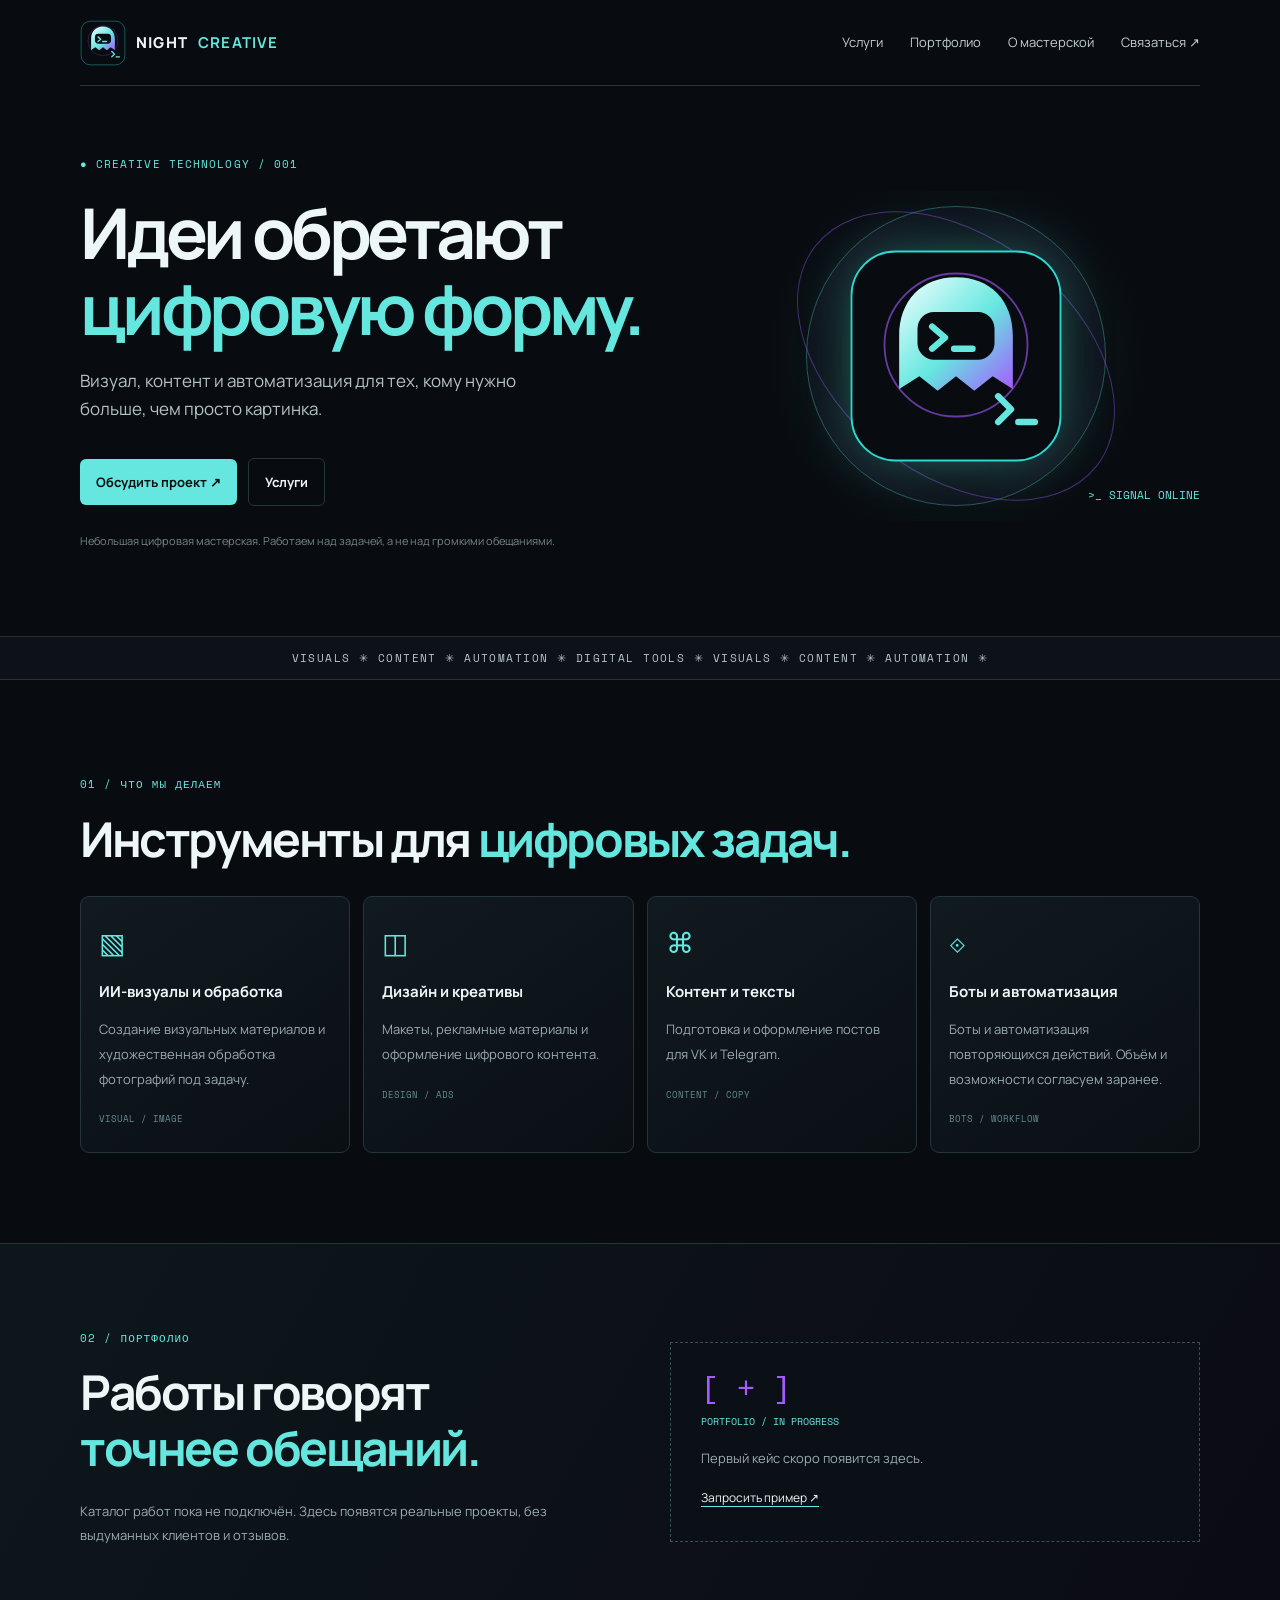
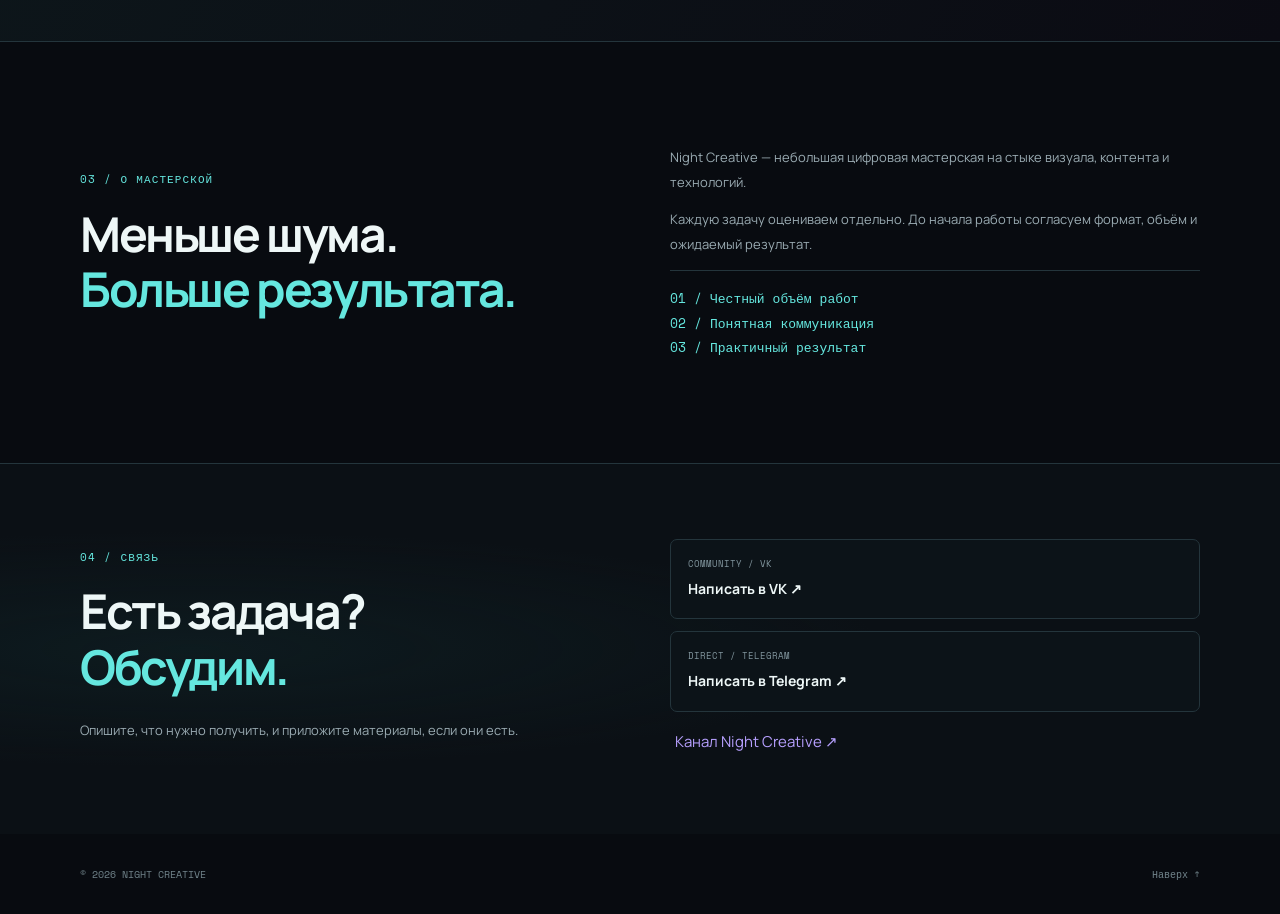
<file: modern/index.html>
<!doctype html><html lang="ru"><head><meta charset="utf-8"><meta name="viewport" content="width=device-width,initial-scale=1"><meta name="theme-color" content="#080b10"><meta name="description" content="Night Creative — цифровая мастерская: визуал, контент и автоматизация."><title>Night Creative — Digital Workshop</title><link rel="icon" href="assets/logo.svg"><link rel="stylesheet" href="style.css"></head><body><header class="wrap head"><a class="brand" href="#top"><img src="assets/logo.svg" alt="">NIGHT <b>CREATIVE</b></a><button id="menubtn" aria-expanded="false">☰</button><nav id="nav"><a href="#services">Услуги</a><a href="#work">Портфолио</a><a href="#about">О мастерской</a><a href="#contact">Связаться ↗</a></nav></header><main id="top"><section class="hero wrap"><div><small class="eyebrow">● CREATIVE TECHNOLOGY / 001</small><h1>Идеи обретают<br><em>цифровую форму.</em></h1><p class="lead">Визуал, контент и автоматизация для тех, кому нужно больше, чем просто картинка.</p><a class="btn" href="#contact">Обсудить проект ↗</a> <a class="btn ghost" href="#services">Услуги</a><p class="note">Небольшая цифровая мастерская. Работаем над задачей, а не над громкими обещаниями.</p></div><div class="orb"><div class="ring"></div><img src="assets/logo.svg" alt="Призрак Night Creative"><code>&gt;_ SIGNAL ONLINE</code></div></section><div class="ticker">VISUALS ✳ CONTENT ✳ AUTOMATION ✳ DIGITAL TOOLS ✳ VISUALS ✳ CONTENT ✳ AUTOMATION ✳</div><section class="wrap section" id="services"><small class="eyebrow">01 / ЧТО МЫ ДЕЛАЕМ</small><h2>Инструменты для <em>цифровых задач.</em></h2><div class="cards"><article><i>▧</i><h3>ИИ-визуалы и обработка</h3><p>Создание визуальных материалов и художественная обработка фотографий под задачу.</p><small>VISUAL / IMAGE</small></article><article><i>◫</i><h3>Дизайн и креативы</h3><p>Макеты, рекламные материалы и оформление цифрового контента.</p><small>DESIGN / ADS</small></article><article><i>⌘</i><h3>Контент и тексты</h3><p>Подготовка и оформление постов для VK и Telegram.</p><small>CONTENT / COPY</small></article><article><i>⟐</i><h3>Боты и автоматизация</h3><p>Боты и автоматизация повторяющихся действий. Объём и возможности согласуем заранее.</p><small>BOTS / WORKFLOW</small></article></div></section><section class="band" id="work"><div class="wrap split"><div><small class="eyebrow">02 / ПОРТФОЛИО</small><h2>Работы говорят<br><em>точнее обещаний.</em></h2><p>Каталог работ пока не подключён. Здесь появятся реальные проекты, без выдуманных клиентов и отзывов.</p></div><div class="empty"><b>[ + ]</b><small>PORTFOLIO / IN PROGRESS</small><p>Первый кейс скоро появится здесь.</p><a href="#contact">Запросить пример ↗</a></div></div></section><section class="wrap section split" id="about"><div><small class="eyebrow">03 / О МАСТЕРСКОЙ</small><h2>Меньше шума.<br><em>Больше результата.</em></h2></div><div><p>Night Creative — небольшая цифровая мастерская на стыке визуала, контента и технологий.</p><p>Каждую задачу оцениваем отдельно. До начала работы согласуем формат, объём и ожидаемый результат.</p><p class="rule">01 / Честный объём работ<br>02 / Понятная коммуникация<br>03 / Практичный результат</p></div></section><section class="contact"><div class="wrap split" id="contact"><div><small class="eyebrow">04 / СВЯЗЬ</small><h2>Есть задача?<br><em>Обсудим.</em></h2><p>Опишите, что нужно получить, и приложите материалы, если они есть.</p></div><div class="links"><a href="https://vk.ru/nightcreative" target="_blank" rel="noopener noreferrer"><small>COMMUNITY / VK</small><b>Написать в VK ↗</b></a><a href="https://t.me/r00t_gh0st" target="_blank" rel="noopener noreferrer"><small>DIRECT / TELEGRAM</small><b>Написать в Telegram ↗</b></a><a class="channel" href="https://t.me/Night_Creative" target="_blank" rel="noopener noreferrer">Канал Night Creative ↗</a></div></div></section></main><footer class="wrap foot"><span>© <span id="year"></span> NIGHT CREATIVE</span><a href="#top">Наверх ↑</a></footer><script src="script.js"></script></body></html>
</file>
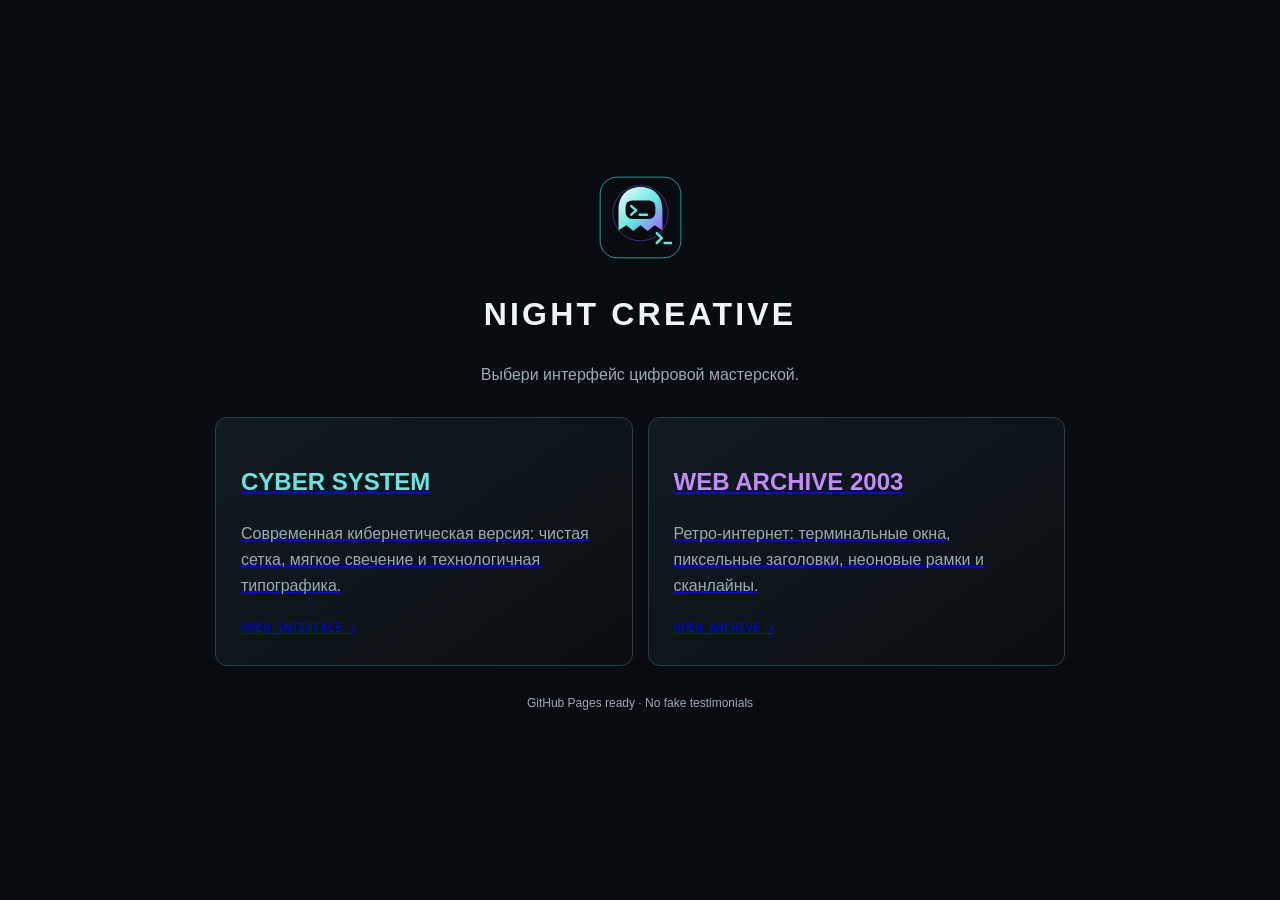
<file: night_creative_site/index.html>
<!doctype html><html lang="ru"><head><meta charset="utf-8"><meta name="viewport" content="width=device-width,initial-scale=1"><title>Night Creative — выбрать версию</title><style>*{box-sizing:border-box}body{margin:0;background:#080b10;color:#eef7f7;font:16px/1.6 Arial,sans-serif;min-height:100vh;display:grid;place-items:center;padding:24px}.wrap{width:min(850px,100%);margin:auto}header{text-align:center;margin-bottom:30px}header img{width:85px}h1{letter-spacing:.1em}.muted{color:#9aabb2}.grid{display:grid;grid-template-columns:1fr 1fr;gap:15px}.card{display:block;padding:25px;border:1px solid #274047;border-radius:12px;background:linear-gradient(145deg,#111b20,#0a0e12);transition:.2s}.card:hover{border-color:#65e7df;transform:translateY(-3px)}h2{color:#65e7df}.card:nth-child(2) h2{color:#c18aff}.card p{color:#9aabb2;min-height:70px}.go{font:12px monospace}@media(max-width:600px){.grid{grid-template-columns:1fr}.card p{min-height:0}}</style><link rel="icon" href="assets/logo.svg"></head><body><main class="wrap"><header><img src="assets/logo.svg" alt="Night Creative"><h1>NIGHT CREATIVE</h1><p class="muted">Выбери интерфейс цифровой мастерской.</p></header><div class="grid"><a class="card" href="modern/"><h2>CYBER SYSTEM</h2><p>Современная кибернетическая версия: чистая сетка, мягкое свечение и технологичная типографика.</p><span class="go">OPEN_INTERFACE ↗</span></a><a class="card" href="retro-2000s/"><h2>WEB ARCHIVE 2003</h2><p>Ретро-интернет: терминальные окна, пиксельные заголовки, неоновые рамки и сканлайны.</p><span class="go">OPEN_ARCHIVE ↗</span></a></div><p class="muted" style="text-align:center;font-size:12px;margin-top:28px">GitHub Pages ready · No fake testimonials</p></main></body></html>
</file>
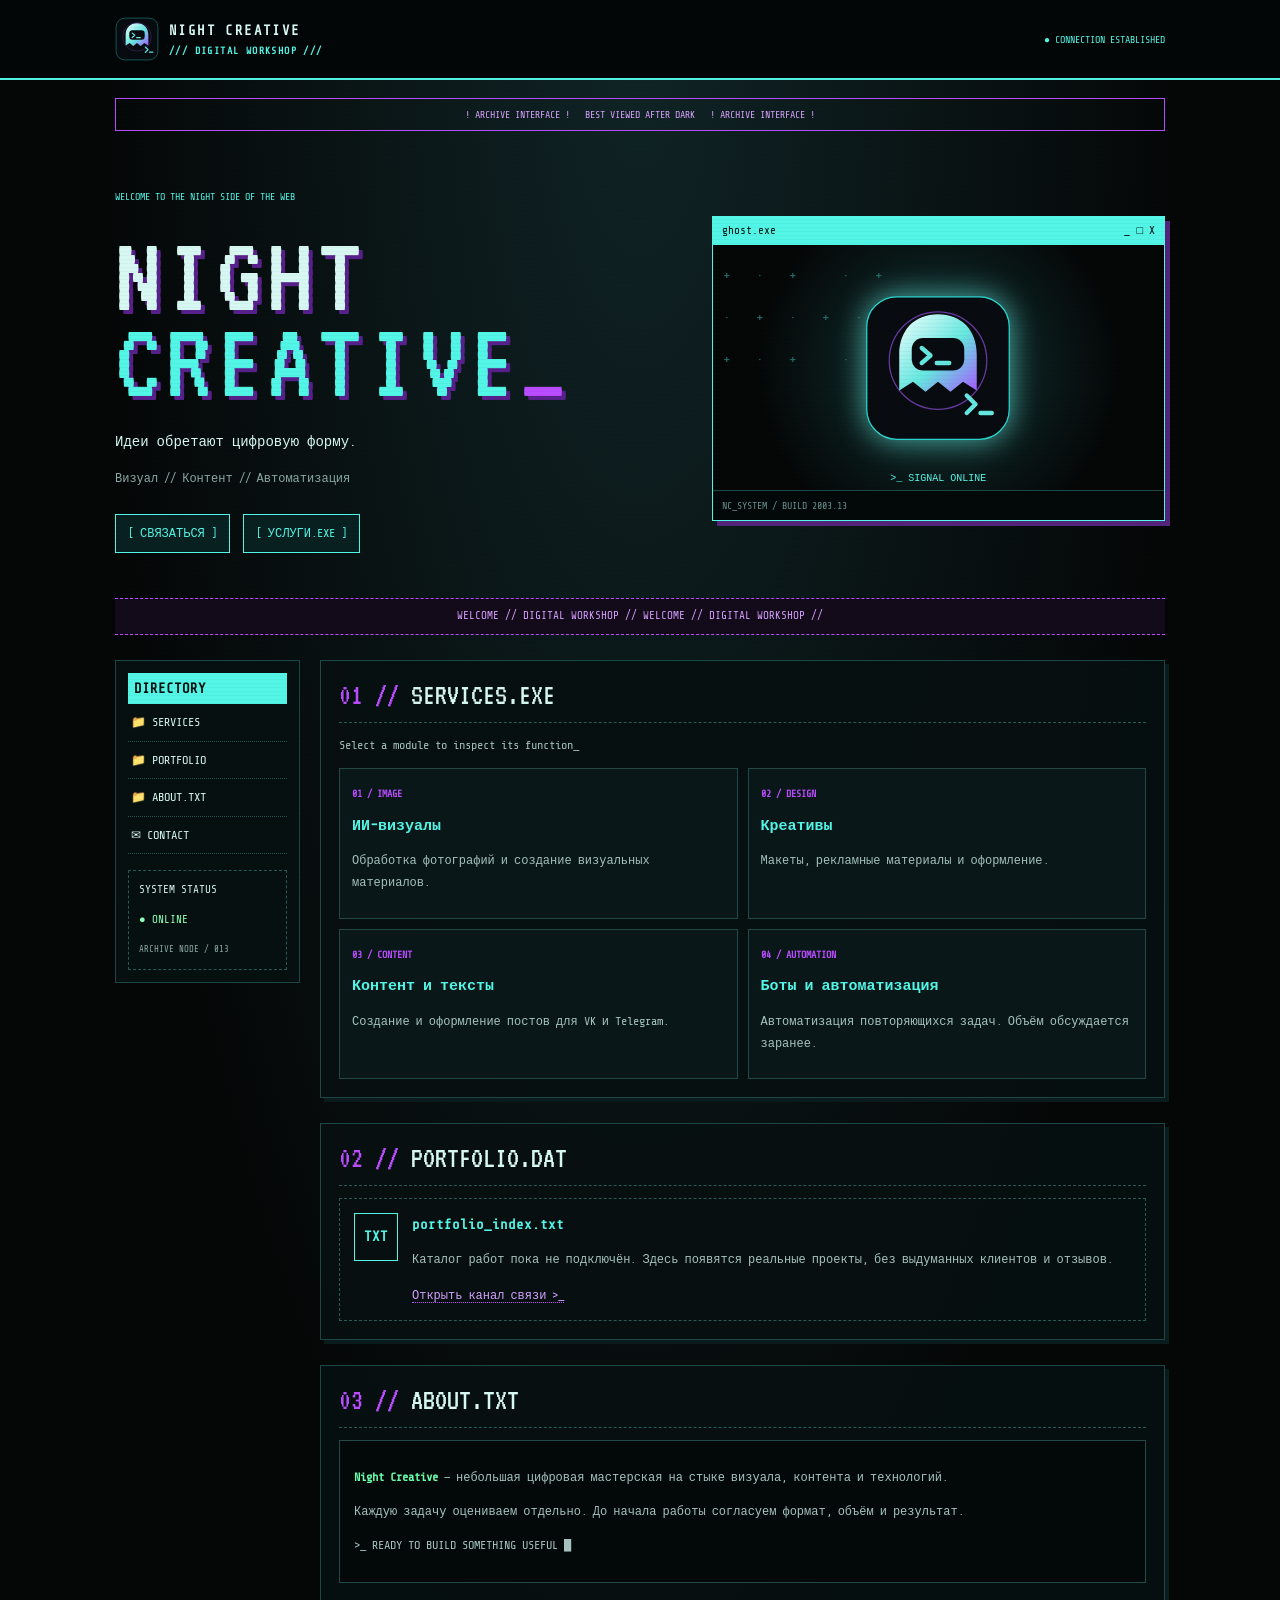
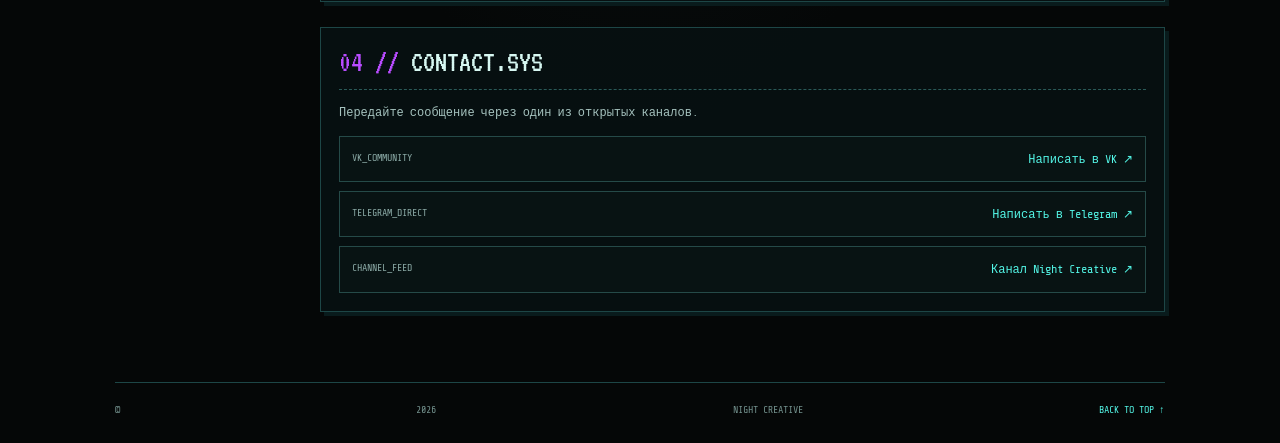
<file: retro-2000s/index.html>
<!doctype html><html lang="ru"><head><meta charset="utf-8"><meta name="viewport" content="width=device-width,initial-scale=1"><meta name="theme-color" content="#050707"><title>NIGHT CREATIVE // WEB ARCHIVE</title><link rel="icon" href="assets/logo.svg"><link rel="stylesheet" href="style.css"></head><body><div class="scan"></div><header><div class="wrap head"><a class="brand" href="#"><img src="assets/logo.svg" alt=""> <span>NIGHT CREATIVE<small>/// DIGITAL WORKSHOP ///</small></span></a><span class="status">● CONNECTION ESTABLISHED</span></div></header><main class="wrap"><div class="warning">! ARCHIVE INTERFACE ! &nbsp; BEST VIEWED AFTER DARK &nbsp; ! ARCHIVE INTERFACE !</div><section class="hero"><div><small>WELCOME TO THE NIGHT SIDE OF THE WEB</small><h1>NIGHT<br><em>CREATIVE</em><b>_</b></h1><p>Идеи обретают цифровую форму.</p><p class="muted">Визуал // Контент // Автоматизация</p><a class="button" href="#contact">[ СВЯЗАТЬСЯ ]</a> <a class="button" href="#services">[ УСЛУГИ.EXE ]</a></div><div class="window"><div class="bar">ghost.exe <span>_ □ X</span></div><div class="screen"><div class="stars">+　·　+　　·　+<br>·　+　·　+　·<br>+　·　+　　·</div><img src="assets/logo.svg" alt="Призрак"><code>&gt;_ SIGNAL ONLINE</code></div><div class="winfoot">NC_SYSTEM / BUILD 2003.13</div></div></section><div class="ticker">WELCOME // DIGITAL WORKSHOP // WELCOME // DIGITAL WORKSHOP //</div><div class="layout"><aside><b>DIRECTORY</b><a href="#services">📁 SERVICES</a><a href="#work">📁 PORTFOLIO</a><a href="#about">📁 ABOUT.TXT</a><a href="#contact">✉ CONTACT</a><div class="sidebox">SYSTEM STATUS<p>● ONLINE</p><small>ARCHIVE NODE / 013</small></div></aside><div><section class="panel" id="services"><h2><span>01 //</span> SERVICES.EXE</h2><p class="muted">Select a module to inspect its function_</p><div class="services"><article><b>01 / IMAGE</b><h3>ИИ-визуалы</h3><p>Обработка фотографий и создание визуальных материалов.</p></article><article><b>02 / DESIGN</b><h3>Креативы</h3><p>Макеты, рекламные материалы и оформление.</p></article><article><b>03 / CONTENT</b><h3>Контент и тексты</h3><p>Создание и оформление постов для VK и Telegram.</p></article><article><b>04 / AUTOMATION</b><h3>Боты и автоматизация</h3><p>Автоматизация повторяющихся задач. Объём обсуждается заранее.</p></article></div></section><section class="panel" id="work"><h2><span>02 //</span> PORTFOLIO.DAT</h2><div class="file"><b>TXT</b><div><strong>portfolio_index.txt</strong><p>Каталог работ пока не подключён. Здесь появятся реальные проекты, без выдуманных клиентов и отзывов.</p><a href="#contact">Открыть канал связи &gt;_</a></div></div></section><section class="panel" id="about"><h2><span>03 //</span> ABOUT.TXT</h2><div class="terminal"><p><b>Night Creative</b> — небольшая цифровая мастерская на стыке визуала, контента и технологий.</p><p>Каждую задачу оцениваем отдельно. До начала работы согласуем формат, объём и результат.</p><p class="green">&gt;_ READY TO BUILD SOMETHING USEFUL <i>█</i></p></div></section><section class="panel" id="contact"><h2><span>04 //</span> CONTACT.SYS</h2><p>Передайте сообщение через один из открытых каналов.</p><div class="contacts"><a href="https://vk.ru/nightcreative" target="_blank" rel="noopener noreferrer"><small>VK_COMMUNITY</small><b>Написать в VK ↗</b></a><a href="https://t.me/r00t_gh0st" target="_blank" rel="noopener noreferrer"><small>TELEGRAM_DIRECT</small><b>Написать в Telegram ↗</b></a><a href="https://t.me/Night_Creative" target="_blank" rel="noopener noreferrer"><small>CHANNEL_FEED</small><b>Канал Night Creative ↗</b></a></div></section></div></div><footer>© <span id="year"></span> NIGHT CREATIVE <a href="#">BACK TO TOP ↑</a></footer></main><script src="script.js"></script></body></html>
</file>
<file: modern/style.css>
@import url('https://fonts.googleapis.com/css2?family=Manrope:wght@400;500;600;700;800&family=Space+Mono&display=swap');:root{--bg:#080b10;--line:#24353c;--text:#eef7f7;--muted:#9aabb2;--cyan:#65e7df;--purple:#a65bff}*{box-sizing:border-box}html{scroll-behavior:smooth;scroll-padding-top:85px}body{margin:0;background:var(--bg);color:var(--text);font:15px/1.7 Manrope,Arial,sans-serif}a{color:inherit;text-decoration:none}.wrap{width:min(1120px,calc(100% - 40px));margin:auto}.head{height:86px;display:flex;align-items:center;justify-content:space-between;border-bottom:1px solid var(--line)}.brand{display:flex;align-items:center;gap:10px;font-weight:800;letter-spacing:.08em}.brand img{width:46px}.brand b{color:var(--cyan)}nav{display:flex;gap:27px;font-size:13px;color:#c3d0d3}nav a:hover,.channel:hover{color:var(--cyan)}#menubtn{display:none;background:none;color:white;border:1px solid var(--line);padding:8px}.eyebrow{font:11px 'Space Mono',monospace;letter-spacing:.1em;color:var(--cyan)}h1{font-size:clamp(40px,5.5vw,70px);line-height:1.08;letter-spacing:-.06em;margin:20px 0}h2{font-size:clamp(32px,4vw,48px);line-height:1.15;letter-spacing:-.05em;margin:15px 0 24px}em{font-style:normal;color:var(--cyan)}.hero{min-height:550px;display:grid;grid-template-columns:1.1fr .9fr;align-items:center;gap:35px;padding:55px 0 65px}.lead{max-width:500px;color:#b4c2c6;font-size:17px}.btn{display:inline-block;background:var(--cyan);color:#07100f;padding:12px 16px;border-radius:6px;font-weight:700;font-size:13px;margin:17px 8px 15px 0}.btn.ghost{background:transparent;border:1px solid var(--line);color:var(--text)}.note{color:#74868d;font-size:11px}.orb{height:330px;display:grid;place-items:center;position:relative;background:radial-gradient(circle,#11333288,transparent 68%)}.orb img{width:220px;z-index:1;filter:drop-shadow(0 0 25px #65e7df55);animation:float 5s ease-in-out infinite}.ring{position:absolute;width:300px;height:300px;border:1px solid #65e7df55;border-radius:50%;box-shadow:inset 0 0 40px #a65bff15}.ring:after{content:'';position:absolute;inset:30px -30px;border:1px solid #a65bff66;border-radius:50%;transform:rotate(38deg)}.orb code{position:absolute;bottom:18px;right:0;color:var(--cyan);font:11px 'Space Mono',monospace}.ticker{overflow:hidden;white-space:nowrap;padding:13px;text-align:center;border-block:1px solid var(--line);background:#0c1217;color:#b8c5c9;font:11px 'Space Mono',monospace;letter-spacing:.13em}.section{padding:90px 0}.cards{display:grid;grid-template-columns:repeat(4,1fr);gap:13px;margin-top:30px}.cards article{background:linear-gradient(145deg,#111a20,#0a0f14);border:1px solid var(--line);border-radius:9px;padding:22px 18px;min-height:245px}.cards i{font-style:normal;font-size:28px;color:var(--cyan)}.cards h3{font-size:15px;line-height:1.4}.cards p,.split p{color:var(--muted);font-size:13px;line-height:1.9}.cards small{color:#638c8e;font:9px 'Space Mono',monospace}.band{border-block:1px solid var(--line);background:linear-gradient(120deg,#0d171b,#0b0b13)}.split{display:grid;grid-template-columns:1fr 1fr;gap:60px;align-items:center}.band .split{padding:80px 0}.empty{border:1px dashed #3b4e57;padding:30px;min-height:200px;background:#0a1015}.empty b{display:block;font:30px monospace;color:var(--purple)}.empty small{font:10px 'Space Mono',monospace;color:var(--cyan)}.empty a{font-size:12px;border-bottom:1px solid var(--cyan)}.rule{border-top:1px solid var(--line);padding-top:15px;color:var(--cyan)!important;font:11px/2 'Space Mono',monospace}.contact{border-top:1px solid var(--line);background:radial-gradient(ellipse at 15% 50%,#12303355,transparent 45%),#0b1015;padding:75px 0}.links{display:grid;gap:12px}.links>a{border:1px solid var(--line);background:#0c1318;padding:17px;border-radius:7px}.links>a:hover{border-color:var(--cyan)}.links small{display:block;color:#82969e;font:9px 'Space Mono',monospace;margin-bottom:6px}.links b{font-size:14px}.links .channel{border:0;background:none;color:#b7a0ff;padding:5px}.foot{min-height:80px;display:flex;align-items:center;justify-content:space-between;color:#71848b;font:10px 'Space Mono',monospace}.foot a:hover{color:var(--cyan)}@keyframes float{50%{transform:translateY(-10px)}}@media(max-width:850px){.cards{grid-template-columns:repeat(2,1fr)}.hero{gap:10px}.split{gap:30px}}@media(max-width:650px){.head{height:72px}.brand{font-size:13px}.brand img{width:39px}#menubtn{display:block}nav{display:none;position:absolute;z-index:5;top:71px;left:20px;right:20px;background:#0c1318;border:1px solid var(--line);padding:15px;flex-direction:column;gap:0}nav.open{display:flex}nav a{padding:11px;border-bottom:1px solid var(--line)}.hero{display:flex;flex-direction:column;align-items:stretch;padding:32px 0 45px}.orb{order:-1;height:220px}.orb img{width:145px}.ring{width:190px;height:190px}.ring:after{inset:20px -20px}.orb code{bottom:0}.section{padding:60px 0}.cards{gap:9px}.cards article{padding:16px 13px;min-height:250px}.cards p{font-size:12px}.split{grid-template-columns:1fr;gap:20px}.band .split{padding:60px 0}.contact{padding:60px 0}.foot{padding:18px 0}}@media(prefers-reduced-motion:reduce){*{animation:none!important;scroll-behavior:auto!important}}
</file>
<file: retro-2000s/style.css>
@import url('https://fonts.googleapis.com/css2?family=Share+Tech+Mono&family=VT323&display=swap');:root{--line:#1d4646;--cyan:#53f5e6;--purple:#b94cff;--text:#d7f8f2;--muted:#8aa9a5}*{box-sizing:border-box}html{scroll-behavior:smooth}body{margin:0;background:radial-gradient(ellipse at 50% 0,#102426,#050707 60%);color:var(--text);font:14px/1.7 'Share Tech Mono',monospace}a{color:inherit;text-decoration:none}.scan{position:fixed;inset:0;z-index:10;pointer-events:none;background:repeating-linear-gradient(to bottom,transparent 0,transparent 3px,#0004 4px);opacity:.2}.wrap{width:min(1050px,calc(100% - 30px));margin:auto}header{border-bottom:2px solid var(--cyan);background:#030606}.head{min-height:78px;display:flex;align-items:center;justify-content:space-between}.brand{display:flex;align-items:center;gap:10px;font-weight:bold;letter-spacing:.1em}.brand img{width:44px}.brand small{display:block;font-size:10px;color:var(--cyan)}.status{font-size:10px;color:var(--cyan)}.warning{margin:18px 0;border:1px solid var(--purple);color:#d9a2ff;text-align:center;padding:7px;font-size:10px}.hero{display:grid;grid-template-columns:1fr .8fr;gap:30px;align-items:center;padding:35px 0 45px}.hero small{font-size:10px;color:var(--cyan)}h1{font:clamp(75px,10vw,115px)/.75 VT323,monospace;letter-spacing:.04em;margin:25px 0;text-shadow:4px 4px #57208a}h1 em{color:var(--cyan);font-style:normal}h1 b{color:var(--purple);font-weight:normal;animation:blink 1s steps(2,start) infinite}.muted{color:var(--muted);font-size:12px}.button{display:inline-block;border:1px solid var(--cyan);background:#08201f;color:var(--cyan);padding:8px 12px;font-size:12px;margin:14px 5px 0 0}.button:hover{background:var(--cyan);color:#04100f}.window{border:1px solid var(--cyan);box-shadow:5px 5px #54247a;background:#030808}.bar{background:var(--cyan);color:#00100f;padding:5px 9px;font-size:11px;display:flex;justify-content:space-between}.screen{height:245px;display:grid;place-items:center;position:relative;overflow:hidden;background:radial-gradient(circle,#123435,#050707 70%)}.screen img{width:150px;z-index:1;filter:drop-shadow(0 0 15px #6dfff0aa);animation:float 4s ease-in-out infinite}.screen code{position:absolute;bottom:3px;color:var(--cyan);font-size:10px}.stars{position:absolute;inset:10px;color:#276e6a;line-height:3;letter-spacing:.4em}.winfoot{border-top:1px solid var(--line);padding:6px 9px;color:#688f8c;font-size:10px}.ticker{overflow:hidden;white-space:nowrap;border-block:1px dashed var(--purple);padding:8px;text-align:center;color:#d7a0ff;background:#130a1a;font-size:11px}.layout{display:grid;grid-template-columns:185px 1fr;gap:20px;padding:25px 0 45px}aside{align-self:start;border:1px solid var(--line);background:#071011;padding:12px;position:sticky;top:10px}aside>b{display:block;background:var(--cyan);color:#04100f;padding:4px 6px}aside>a{display:block;padding:8px 3px;border-bottom:1px dotted #24514f;font-size:12px}aside>a:hover{color:var(--purple)}.sidebox{border:1px dashed #285b58;padding:10px;margin-top:16px;font-size:11px}.sidebox p{color:#8effb6}.sidebox small{font-size:9px;color:var(--muted)}.panel{border:1px solid var(--line);background:#071011e8;padding:18px;margin-bottom:25px;box-shadow:4px 4px #091b1c}.panel h2{font:30px/1.1 VT323,monospace;border-bottom:1px dashed #2a5a58;padding-bottom:10px;margin:0 0 12px}.panel h2 span{color:var(--purple)}.services{display:grid;grid-template-columns:repeat(2,1fr);gap:10px}.services article{border:1px solid #234947;background:#091718;padding:12px}.services article>b{font-size:10px;color:var(--purple)}.services h3{font-size:15px;color:var(--cyan);margin:8px 0 4px}.services p,.file p,.terminal p,.panel>p{font-size:12px;color:#a5c2be;line-height:1.8}.file{display:flex;gap:14px;border:1px dashed #2b5b57;padding:14px}.file>b{width:44px;height:48px;border:1px solid var(--cyan);display:grid;place-items:center;color:var(--cyan);flex-shrink:0}.file strong{color:var(--cyan)}.file a{font-size:12px;color:#d5a1ff;border-bottom:1px dotted var(--purple)}.terminal{border:1px solid #204b47;background:#030909;padding:14px}.terminal b,.green{color:#68ffac}.green i{font-style:normal;animation:blink 1s steps(2,start) infinite}.contacts{display:grid;gap:9px}.contacts a{display:flex;justify-content:space-between;gap:10px;flex-wrap:wrap;border:1px solid #254a48;background:#081313;padding:12px}.contacts a:hover{border-color:var(--cyan)}.contacts small{font-size:10px;color:var(--muted)}.contacts b{font-weight:normal;color:var(--cyan);font-size:12px}footer{display:flex;justify-content:space-between;padding:18px 0 25px;border-top:1px solid var(--line);font-size:10px;color:#73918d}footer a{color:var(--cyan)}@keyframes blink{to{visibility:hidden}}@keyframes float{50%{transform:translateY(-8px)}}@media(max-width:700px){.hero{grid-template-columns:1fr;gap:25px}.screen{height:215px}.layout{grid-template-columns:1fr}aside{position:static;display:grid;grid-template-columns:repeat(2,1fr);gap:0}aside>b{grid-column:1/-1}.sidebox{margin:7px 2px}.status{max-width:105px;text-align:right}.hero h1{font-size:80px}}@media(max-width:430px){.services{grid-template-columns:1fr}.contacts a{flex-direction:column}.brand{font-size:13px}.warning{font-size:9px}}@media(prefers-reduced-motion:reduce){*{animation:none!important;scroll-behavior:auto!important}}
</file>
